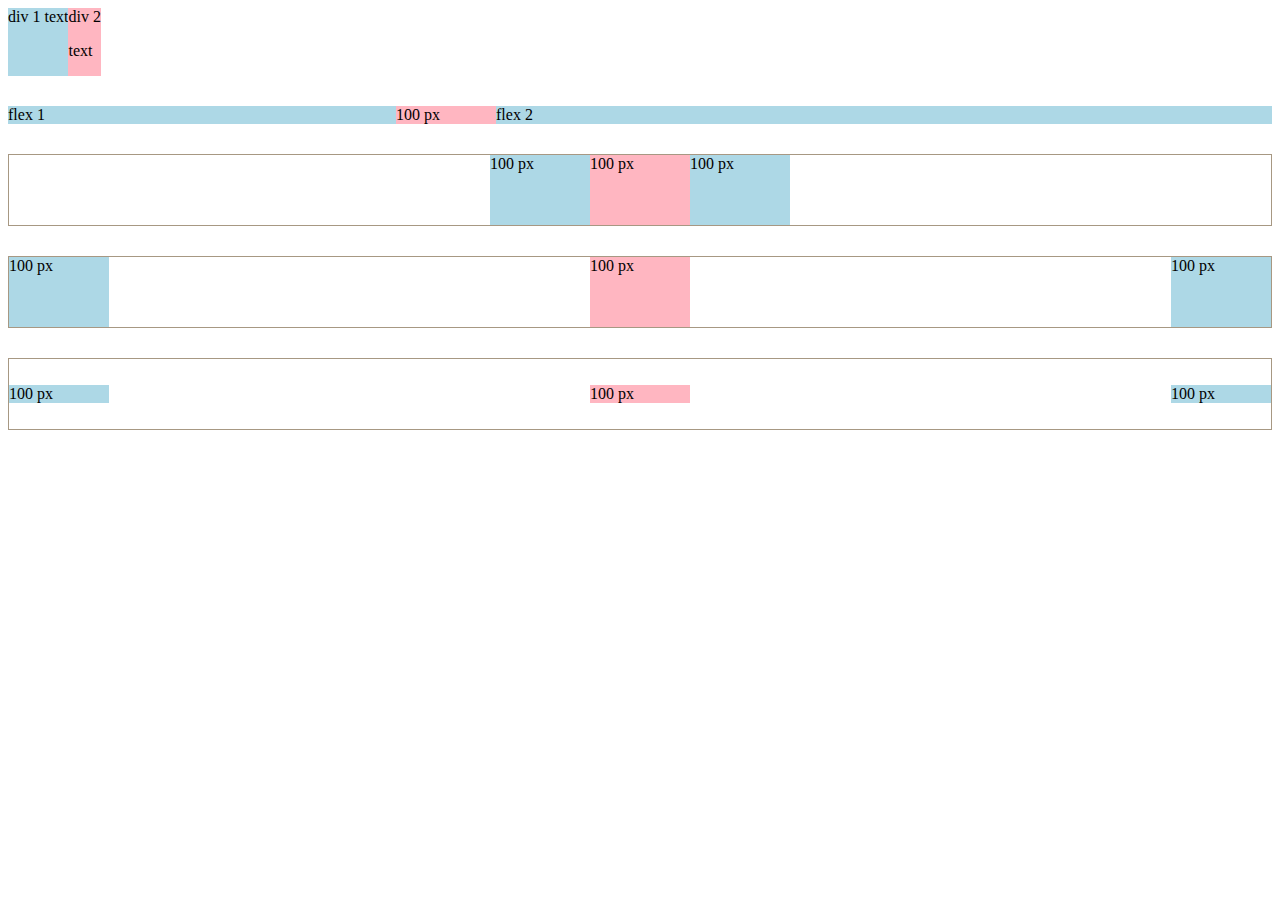
<file: flexbox.html>
<!DOCTYPE html>
<html lang="en">
<head>
    <meta charset="UTF-8">
    <meta name="viewport" content="width=device-width, initial-scale=1.0">
    <title>Flexbox Practice</title>
</head>
<body style="padding-bottom: 100px;">
    <div style="
        display: flex;
        flex-direction: row;
    ">
        <div style="background-color: lightblue;">div 1 text</div>
        <div style="background-color: lightpink;">
            div 2 
            <p> text </p>
        </div>
    </div>
    <div style="
        margin-top: 30px;
        display: flex;
        flex-direction: row;
    ">
        <div style="
            background-color: lightblue;
            flex: 1;
        ">
            flex 1
        </div>
        <div style="
            background-color: lightpink;
            width:  100px;
        ">
            100 px
        </div>
        <div style="
            background-color: lightblue;
            width:  100px;
            flex: 2;
        ">
            flex 2
        </div>
    </div>

    <div style="
        margin-top: 30px;
        height: 70px;
        border-width: 1px;
        border-style: solid;
        border-color: rgb(167, 152, 131);
        display: flex;
        flex-direction: row;
        justify-content: center;
    ">
        <div style="
            background-color: lightblue;
            width: 100px;
        ">
            100 px
        </div>
        <div style="
            background-color: lightpink;
            width:  100px;
        ">
            100 px
        </div>
        <div style="
            background-color: lightblue;
            width:  100px;
        ">
            100 px
        </div>
    </div>

    <div style="
        margin-top: 30px;
        height: 70px;
        border-width: 1px;
        border-style: solid;
        border-color: rgb(167, 152, 131);
        display: flex;
        flex-direction: row;
        justify-content: space-between;
    ">
        <div style="
            background-color: lightblue;
            width: 100px;
        ">
            100 px
        </div>
        <div style="
            background-color: lightpink;
            width:  100px;
        ">
            100 px
        </div>
        <div style="
            background-color: lightblue;
            width:  100px;
        ">
            100 px
        </div>
    </div>

    <div style="
        margin-top: 30px;
        height: 70px;
        border-width: 1px;
        border-style: solid;
        border-color: rgb(167, 152, 131);
        display: flex;
        flex-direction: row;
        justify-content: space-between;
        align-items: center;
    ">
        <div style="
            background-color: lightblue;
            width: 100px;
        ">
            100 px
        </div>
        <div style="
            background-color: lightpink;
            width:  100px;
        ">
            100 px
        </div>
        <div style="
            background-color: lightblue;
            width:  100px;
        ">
            100 px
        </div>
    </div>
    
</body>
</html>
</file>
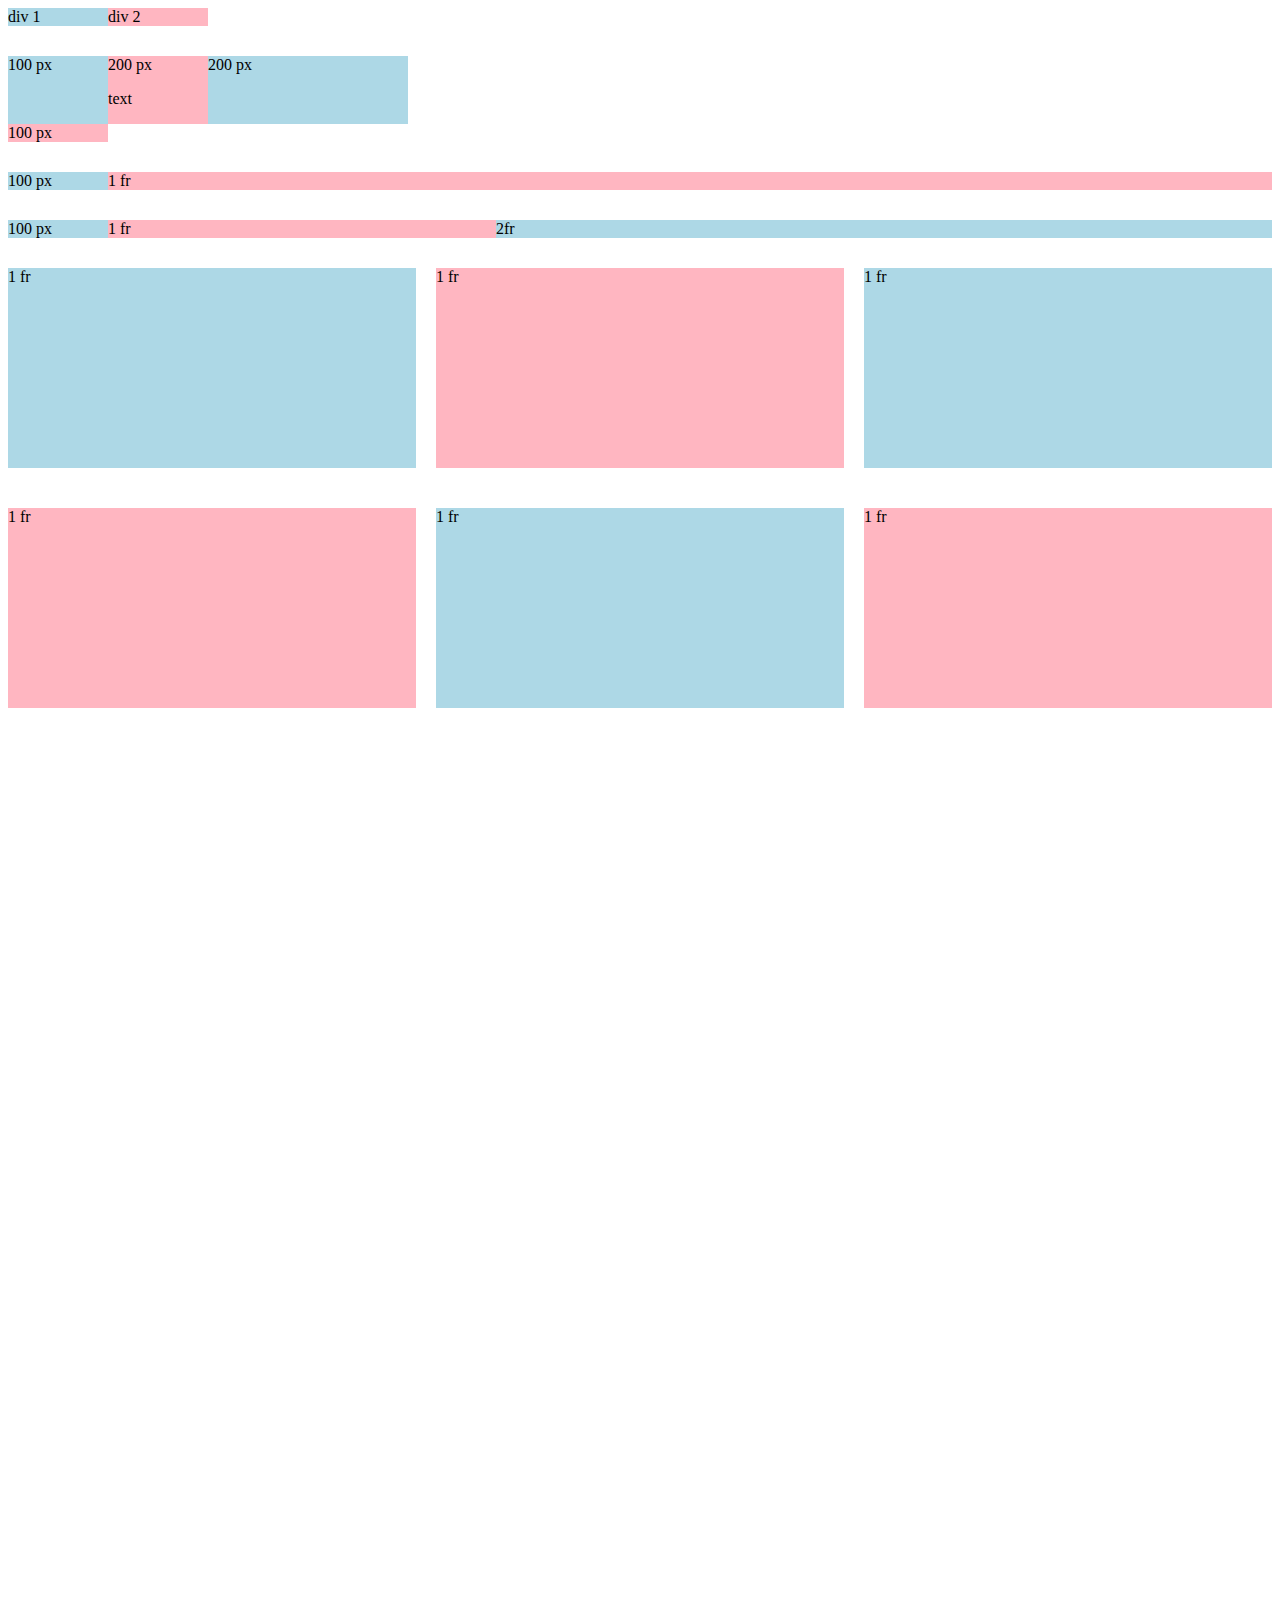
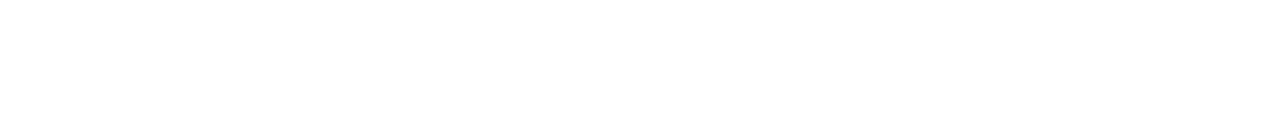
<file: grid.html>
<!DOCTYPE html>
<html lang="en">
<head>
    <meta charset="UTF-8">
    <meta name="viewport" content="width=device-width, initial-scale=1.0">
    <title>Grid Practice</title>
</head>
<body style="padding-bottom: 1000px;">
    <div style="
        display: grid;
        grid-template-columns: 100px 100px;
    ">
        <div style="background-color: lightblue;">
            div 1
        </div>
        <div style="background-color: lightpink;">
            div 2
        </div>
    </div>

    <div style="
        margin-top: 30px;
        display: grid;
        grid-template-columns: 100px 100px 200px;
    ">
        <div style="background-color: lightblue;">
            100 px
        </div>
        <div style="background-color: lightpink;">
            200 px
            <p>
                text
            </p>
        </div>
        <div style="background-color: lightblue;">
            200 px
        </div>
        <div style="background-color: lightpink;">
            100 px
        </div>
    </div>

    <div style="
        margin-top: 30px;
        display: grid;
        grid-template-columns: 100px 1fr;
    ">
        <div style="background-color: lightblue;">
            100 px
        </div>
        <div style="background-color: lightpink;">
            1 fr
        </div>
    </div>

    <div style="
        margin-top: 30px;
        display: grid;
        grid-template-columns: 100px 1fr 2fr;
    ">
        <div style="background-color: lightblue;">
            100 px
        </div>
        <div style="background-color: lightpink;">
            1 fr
        </div>
        <div style="background-color: lightblue;">
            2fr
        </div>
    </div>

    <div style="
        margin-top: 30px;
        display: grid;
        grid-template-columns: 1fr 1fr 1fr;
        column-gap: 20px;
        row-gap: 40px;
    ">
        <div style="background-color: lightblue; height: 200px;">
            1 fr
        </div>
        <div style="background-color: lightpink; height: 200px;">
            1 fr
        </div>
        <div style="background-color: lightblue; height: 200px;">
            1 fr
        </div>
        <div style="background-color: lightpink; height: 200px;">
            1 fr
        </div>
        <div style="background-color: lightblue; height: 200px;">
            1 fr
        </div>
        <div style="background-color: lightpink; height: 200px;">
            1 fr
        </div>
    </div>
    
</body>
</html>
</file>
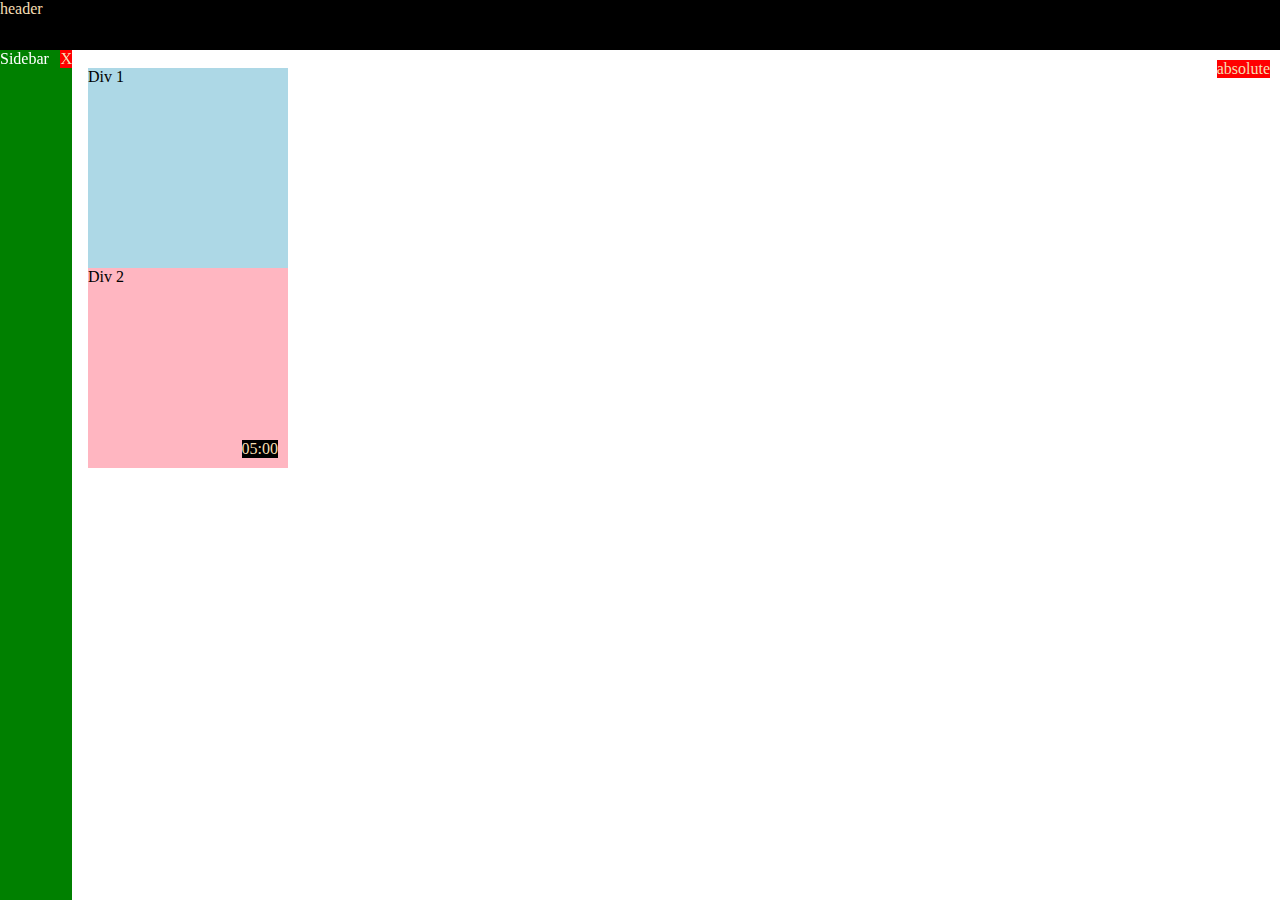
<file: position.html>
<!DOCTYPE html>
<html lang="en">
<head>
    <meta charset="UTF-8">
    <meta name="viewport" content="width=device-width, initial-scale=1.0">
    <title>Position Practice</title>
</head>
<body style="
    padding-top: 60px;
    padding-left: 80px;
    ">
    <div style="
        background-color: black;
        color: wheat;
        position: fixed;
        top: 0px;
        left: 0px;
        right: 0px;
        height: 50px;
        z-index: 100;
        ">header</div>

    <div style="
        background-color: green;
        color: white;
        position: fixed;
        left: 0px;
        bottom: 0px;
        top: 50px;
        width: 72px;
        ">Sidebar
            <div style="
            position: absolute;
            background-color: red;
            color: wheat;
            right: 0px;
            top: 0px;
            z-index: 2;
            ">
            X
        </div>    
    </div> 
        
    <div style="
        position: absolute;
        background-color: red;
        color: wheat;
        right: 10px;
        top: 60px;
        z-index: 2;
        ">
        absolute
    </div>
        
    <div style="
        background-color: lightblue;
        height: 200px;
        width: 200px;
        position: static;
        ">Div 1</div>
    <div style="
        background-color: lightpink;
        height: 200px;
        width: 200px;
        position: relative;
        ">Div 2
        <div style="
            position: absolute;
            background-color: black;
            color: wheat;
            right: 10px;
            bottom: 10px;
            z-index: 2;
            ">
            05:00
        </div>    
    </div>
    
</body>
</html>
</file>
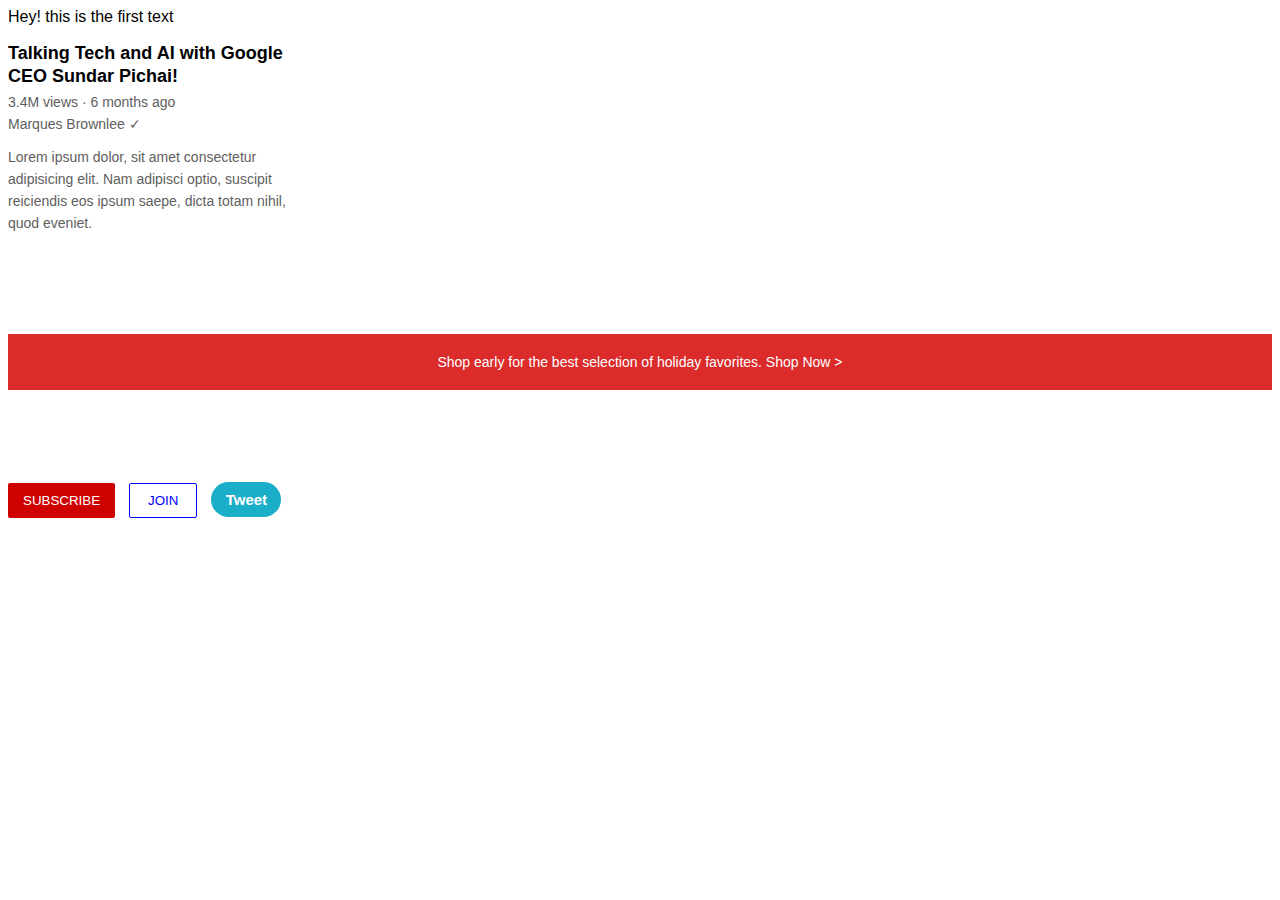
<file: structure.html>
<!DOCTYPE html>
<html lang="en">
    <head>
        <title>First Website</title>
        <link rel="stylesheet" href="styles/text.css">
        <link rel="stylesheet" href="buttons.css">
    </head>
    <body>
        <p> Hey! this is the first text</p>
        <p class="title">
            Talking Tech and AI with Google CEO Sundar Pichai!
        </p>
        
        <p class="stats">
            3.4M views &#183 6 months ago
        </p>
        
        <p class="author">
            Marques Brownlee &#10003
        </p>
        
        <p class="txt">
            Lorem ipsum dolor, sit amet consectetur adipisicing elit. Nam adipisci optio, suscipit reiciendis eos ipsum saepe, dicta totam nihil, quod eveniet.
        </p>
        
        <p class="apple-txt">
            Shop early for the best selection of holiday favorites. <span class="shop"> Shop Now &#62 </span> 
        </p>
        <br>        <br>
        <br>        <br>
        <button class="yt">
            SUBSCRIBE
        </button>
        
        <button class="join">
            JOIN
        </button>
        
        <button class="twt">
            Tweet
        </button>
    </body>
</html>
</file>
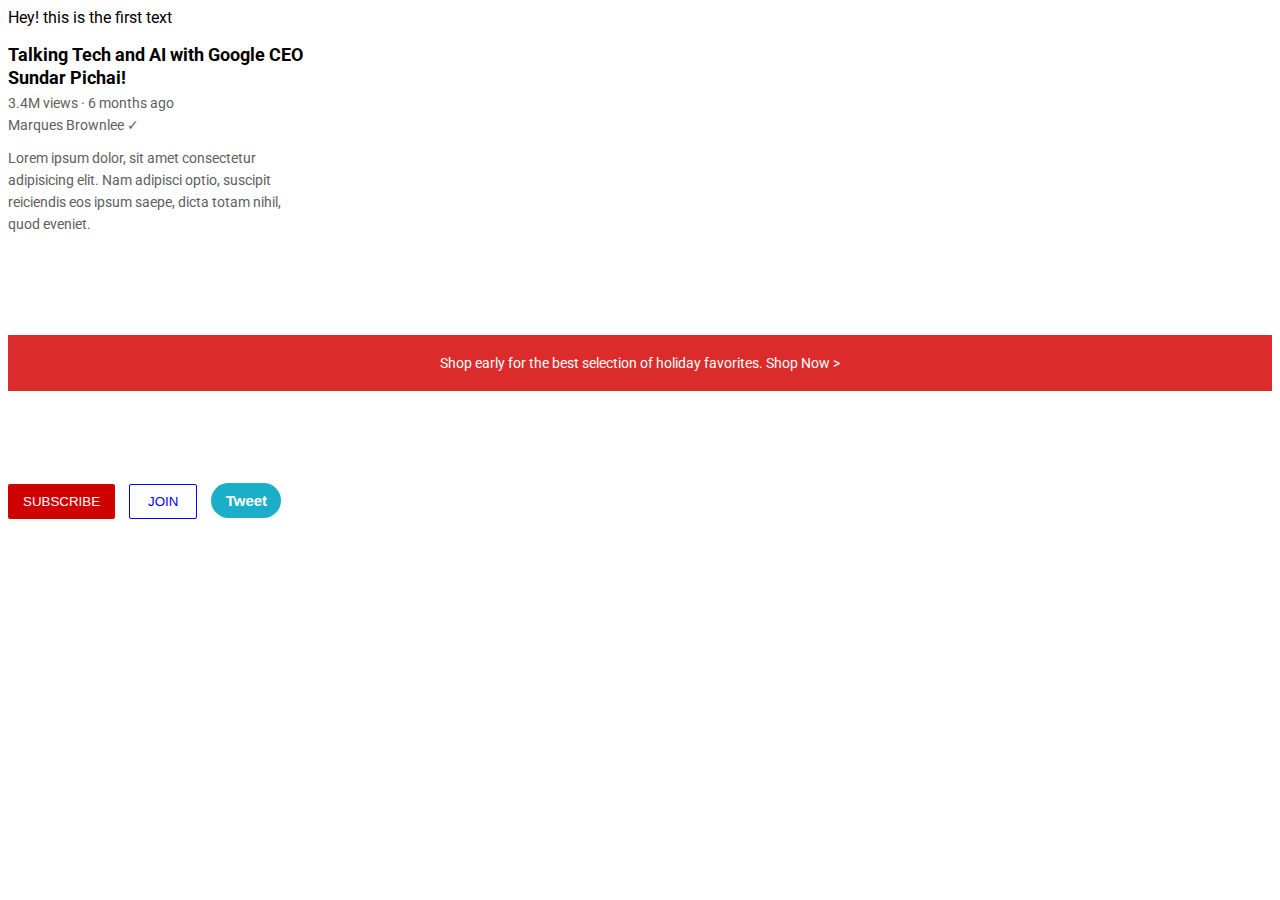
<file: Intro-To_HTML-CSS/structure.html>
<!DOCTYPE html>
<html lang="en">
    <head>
        <title>First Website</title>
        <link rel="stylesheet" href="styles/text.css">
        <link rel="stylesheet" href="buttons.css">
        <link rel="preconnect" href="https://fonts.googleapis.com">
        <link rel="preconnect" href="https://fonts.gstatic.com" crossorigin>
        <link href="https://fonts.googleapis.com/css2?family=Roboto:wght@400;700&display=swap" rel="stylesheet">
    </head>
    <body>
        <p> Hey! this is the first text</p>
        <p class="title">
            Talking Tech and AI with Google CEO Sundar Pichai!
        </p>
        
        <p class="stats">
            3.4M views &#183 6 months ago
        </p>
        
        <p class="author">
            Marques Brownlee &#10003
        </p>
        
        <p class="txt">
            Lorem ipsum dolor, sit amet consectetur adipisicing elit. Nam adipisci optio, suscipit reiciendis eos ipsum saepe, dicta totam nihil, quod eveniet.
        </p>
        
        <p class="apple-txt">
            Shop early for the best selection of holiday favorites. <span class="shop"> Shop Now &#62 </span> 
        </p>
        <br>        <br>
        <br>        <br>
        <button class="yt">
            SUBSCRIBE
        </button>
        
        <button class="join">
            JOIN
        </button>
        
        <button class="twt">
            Tweet
        </button>
    </body>
</html>
</file>
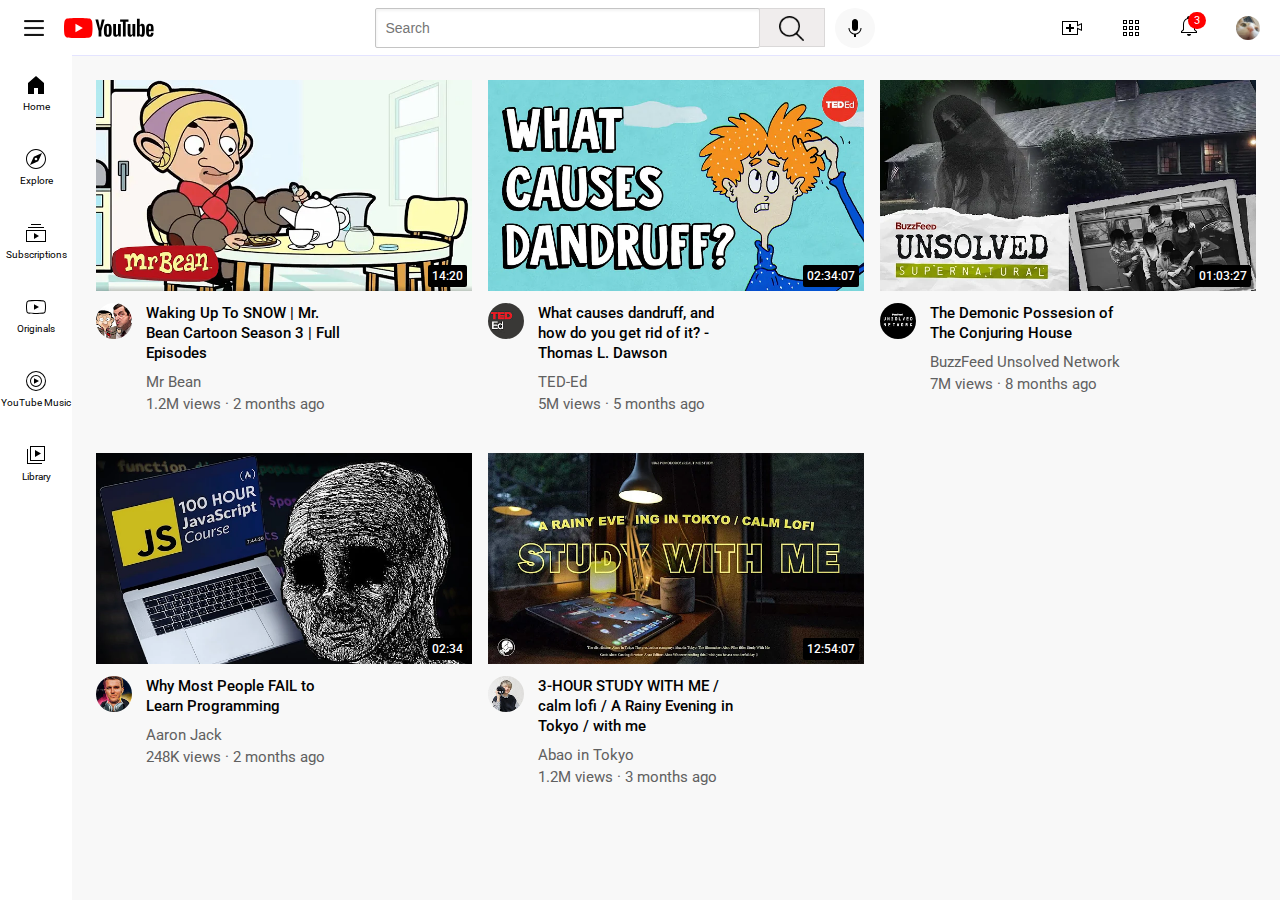
<file: Youtube/youtube.html>
<!DOCTYPE html>
<html lang="en">
<head>
    <meta charset="UTF-8">
    <meta name="viewport" content="width=device-width, initial-scale=1.0">
    <link rel="stylesheet" href="styles/video.css">
    <link rel="stylesheet" href="styles/general.css">
    <link rel="stylesheet" href="styles/header.css">
    <link rel="stylesheet" href="styles/sidebar.css">
    <link href="https://fonts.googleapis.com/css2?family=Roboto:wght@400;500;700&display=swap" rel="stylesheet">
    <title>YouTube</title>
</head>
<body>
    <div class="header">
        <div class="left-section">
            <img class="hamburger-menu" src="icons/hamburger.png">
            <img class="youtube-logo" src="icons/youtube-logo.svg">
        </div>
        <div class="middle-section">
            <input class="search-bar" type="text" placeholder="Search">
            <button class="search-button">
                <img class="search-icon" src="icons/search-interface-symbol.png">
            </button>
            <button class="voice-search-button">
                <img class="voice-search-icon" src="icons/voice-search-icon.svg">
            </button>
        </div>
        <div class="right-section">
            <img class="upload-icon" src="icons/upload.svg">
            <img class="youtube-apps-icon" src="icons/youtube-apps.svg">
            <div class="notifications-icon-container">
                <img class="notifications-icon" src="icons/notifications.svg">
                <div class="notifications-count">3</div>
            </div>
            <img class="current-user-icon" src="dp/funny-cat-1.jpg"> 
        </div>
    </div>

    <div class="sidebar">
        <div class="sidebar-link">
            <img src="icons/sidebar/home.svg">
            <div>Home</div>
        </div>
        <div class="sidebar-link">
            <img src="icons/sidebar/explore.svg">
            <div>Explore</div>
        </div>
        <div class="sidebar-link">
            <img src="icons/sidebar/subscriptions.svg">
            <div>Subscriptions</div>
        </div>
        <div class="sidebar-link">
            <img src="icons/sidebar/originals.svg">
            <div>Originals</div>
        </div>
        <div class="sidebar-link">
            <img src="icons/sidebar/youtube-music.svg">
            <div>YouTube Music</div>
        </div>
        <div class="sidebar-link">
            <img src="icons/sidebar/library.svg">
            <div>Library</div>
        </div>
    </div>
    
    <div class="video-grid">
        <div class="video-preview">
            <div class="thumbnail-row">
                <img class="thumbnail" src="Thumbnails/th1.webp">
                <div class="video-time">14:20</div>
            </div>
            <div class="video-info-grid">
                <div class="channel-pic">
                    <img class="pfp" src="dp/1.jpg">
                </div>
                <div class="channel-info">
                    <p class="video-title">
                        Waking Up To SNOW | Mr. Bean Cartoon Season 3 | Full Episodes
                    </p>
                    <p class="video-author">
                        Mr Bean 
                    </p>
                    <p class="video-stats">
                        1.2M views &#183; 2 months ago
                    </p>
                </div>     
            </div>   
        </div>
    
        <div class="video-preview">
            <div class="thumbnail-row">
                <img class="thumbnail" src="Thumbnails/th2.webp">
                <div class="video-time">02:34:07</div>
            </div>   
            <div class="video-info-grid">
                <div class="channel-pic">
                    <img class="pfp" src="dp/2.jpg">
                </div>
                <div class="channel-info">
                    <p class="video-title">
                        What causes dandruff, and how do you get rid of it? - Thomas L. Dawson
                    </p>
                    <p class="video-author">
                        TED-Ed 
                    </p>
                    <p class="video-stats">
                        5M views &#183; 5 months ago
                    </p> 
                </div>
            </div>      
        </div>
    
        <div class="video-preview">
            <div class="thumbnail-row">
                <img class="thumbnail" src="Thumbnails/th3.webp">
                <div class="video-time">01:03:27</div>
            </div>    
            <div class="video-info-grid">
                <div class="channel-pic">
                    <img class="pfp" src="dp/3.jpg">
                </div>
                <div class="channel-info">
                    <p class="video-title">
                        The Demonic Possesion of The Conjuring House
                    </p>
                    <p class="video-author">
                        BuzzFeed Unsolved Network
                    </p>
                    <p class="video-stats">
                        7M views &#183; 8 months ago
                    </p>      
                </div>
            </div>
        </div>
    
        <div class="video-preview">
            <div class="thumbnail-row">
                <img class="thumbnail" src="Thumbnails/th4.webp">
                <div class="video-time">02:34</div>
            </div>  
            <div class="video-info-grid">
                <div class="channel-pic">
                    <img class="pfp" src="dp/4.jpg">
                </div>     
                <div class="channel-info">
                    <p class="video-title">
                        Why Most People FAIL to Learn Programming
                    </p>
                    <p class="video-author">
                        Aaron Jack
                    </p>
                    <p class="video-stats">
                        248K views &#183; 2 months ago
                    </p> 
                </div>
            </div>     
        </div>
    
        <div class="video-preview">
            <div class="thumbnail-row">
                <img class="thumbnail" src="Thumbnails/th5.webp">
                <div class="video-time">12:54:07</div>
            </div>    
            <div class="video-info-grid">
                <div class="channel-pic">
                    <img class="pfp" src="dp/5.jpg">
                </div>
                <div class="channel-info">
                    <p class="video-title">
                        3-HOUR STUDY WITH ME / calm lofi / A Rainy Evening in Tokyo / with me
                    </p>
                    <p class="video-author">
                        Abao in Tokyo
                    </p>
                    <p class="video-stats">
                        1.2M views &#183; 3 months ago
                    </p>
                </div>
            </div>      
        </div>
    </div>
</body>
</html>
</file>
<file: styles/text.css>
p {
    font-family: arial;
    margin-top: 0;
}
.title{
    font-size: 18px;
    font-weight: bold;
    text-align: left;
    width: 300px;
    line-height: 23px;
    margin-bottom: 6px;
}

.stats {
    font-size: 14px;
    color: rgb(96, 96, 96);
    margin-bottom: 6px;
}

.author {
    font-size: 14px;
    color: rgb(96, 96, 96);
}

.txt{
    font-size: 14px;
    color: rgb(96, 96, 96);
    width: 300px;
    line-height: 22px;
    margin-bottom: 100px;
}

.apple-txt{
    margin-bottom: 20px;
    font-size: 14px;
    background-color: rgb(219, 43, 43);
    padding-top: 20px;
    padding-bottom: 20px;
    text-align: center;
    color: white;
}
.shop:hover {
    text-decoration: underline;
    cursor: pointer;
}
</file>
<file: buttons.css>
.yt{
    background-color: rgb(207, 0, 0);
    color: white;
    border: none;
    padding: 10px 15px 10px 15px;
    border-radius: 2px;
    cursor: pointer;
    margin-right: 10px;
    transition: opacity 0.15s;
}

.yt:hover{
    opacity: 75%;
}

.yt:active{
    opacity: 50%;
}

.join{
    background-color: white;
    color: blue;
    border-color: blue;
    border-width: 1px;
    padding-left: 18px;
    padding-right: 18px;
    padding-top: 9px;
    padding-bottom: 9px;
    border-style: solid;
    border-radius: 2px;
    cursor: pointer;
    margin-right: 10px;
    transition: background-color 0.5s, color 0.5s ;
}

.join:hover {
    background-color: blue;
    color: white;
}

.join:active {
    opacity: 70%;
}

.twt{
    background-color: rgb(26, 174, 200);
    color: white;
    border: none;
    height: 35px;
    width: 70px;
    border-radius: 18px;
    font-weight: bold;
    font-size: 15px;
    cursor: pointer;
    transition: box-shadow 0.15s, opacity 0.2s;
}

.twt:hover{
    box-shadow: 5px 7px 10px rgba(0, 0, 0, 0.20);
}
.twt:active{
    opacity: 60%;
}
</file>
<file: Intro-To_HTML-CSS/styles/text.css>
p {
    font-family: Roboto;
    margin-top: 0;
}
.title{
    font-size: 18px;
    font-weight: bold;
    text-align: left;
    width: 300px;
    line-height: 23px;
    margin-bottom: 6px;
}

.stats {
    font-size: 14px;
    color: rgb(96, 96, 96);
    margin-bottom: 6px;
}

.author {
    font-size: 14px;
    color: rgb(96, 96, 96);
}

.txt{
    font-size: 14px;
    color: rgb(96, 96, 96);
    width: 300px;
    line-height: 22px;
    margin-bottom: 100px;
}

.apple-txt{
    margin-bottom: 20px;
    font-size: 14px;
    background-color: rgb(219, 43, 43);
    padding-top: 20px;
    padding-bottom: 20px;
    text-align: center;
    color: white;
}
.shop:hover {
    text-decoration: underline;
    cursor: pointer;
}
</file>
<file: Intro-To_HTML-CSS/buttons.css>
.yt{
    background-color: rgb(207, 0, 0);
    color: white;
    border: none;
    padding: 10px 15px 10px 15px;
    border-radius: 2px;
    cursor: pointer;
    margin-right: 10px;
    transition: opacity 0.15s;
}

.yt:hover{
    opacity: 75%;
}

.yt:active{
    opacity: 50%;
}

.join{
    background-color: white;
    color: blue;
    border-color: blue;
    border-width: 1px;
    padding-left: 18px;
    padding-right: 18px;
    padding-top: 9px;
    padding-bottom: 9px;
    border-style: solid;
    border-radius: 2px;
    cursor: pointer;
    margin-right: 10px;
    transition: background-color 0.5s, color 0.5s ;
}

.join:hover {
    background-color: blue;
    color: white;
}

.join:active {
    opacity: 70%;
}

.twt{
    background-color: rgb(26, 174, 200);
    color: white;
    border: none;
    height: 35px;
    width: 70px;
    border-radius: 18px;
    font-weight: bold;
    font-size: 15px;
    cursor: pointer;
    transition: box-shadow 0.15s, opacity 0.2s;
}

.twt:hover{
    box-shadow: 5px 7px 10px rgba(0, 0, 0, 0.20);
}
.twt:active{
    opacity: 60%;
}
</file>
<file: Youtube/styles/video.css>
.thumbnail {
    width: 100%;
}

.video-title {
    margin-top: 0;
    margin-bottom: 10px;
    font-size: 15px;
    font-weight: 500;
    line-height: 20px;
}

.video-author {
    margin-bottom: 4px;
}

.video-author, .video-stats {
    font-size: 15px;
    color: rgb(96, 96, 96);
}

.video-info-grid {
    display: grid;
    grid-template-columns: 50px 1fr;
}

.video-grid {
    display: grid;
    grid-template-columns: 1fr 1fr 1fr ;
    column-gap: 16px;
    row-gap: 40px;
}

@media (max-width: 750px) {
    .video-grid {
        grid-template-columns: 1fr 1fr;
    }
}

@media (min-width: 751px) and (max-width: 1499px) {
    .video-grid {
        grid-template-columns: 1fr 1fr 1fr;
    }    
}

@media (min-width: 1500px) {
    .video-grid {
        grid-template-columns: 1fr 1fr 1fr 1fr;
    }
}

.channel-pic {
    display: inline-block;
    width: 50px;
    vertical-align: top;
}

.channel-info {
    display: inline-block;
    width: 200px;
}

.pfp {
    width: 36px;
    border-radius: 30px;
}

.thumbnail-row {
    margin-bottom: 8px;
    position: relative;
}

.video-time {
    font-size: 12px;
    font-weight: 500;
    padding: 4px;
    border-radius: 2px;    
    background-color: black;
    color: white;
    position: absolute;
    bottom: 8px;
    right: 5px;
}
</file>
<file: Youtube/styles/general.css>
p {
    font-family: Roboto, Arial;
    margin-top: 0;
    margin-bottom: 0;
}

body {
    font-family: Roboto, Arial;
    margin: 0;
    padding-top: 80px;
    padding-left: 96px;
    padding-right: 24px;
    background-color: rgb(248, 248, 248);
}
</file>
<file: Youtube/styles/header.css>
.header {
    height: 55px;
    display: flex;
    flex-direction: row;
    justify-content: space-between ;
    position: fixed;
    top: 0;
    left: 0;
    right: 0;
    background-color: white;
    border-bottom-width: 1px;
    border-bottom-style: solid;
    border-bottom-color: rgb(228,228,288);
    z-index: 10;
}

.left-section {
    display: flex;
    align-items: center;
}

.hamburger-menu {
    height: 20px;
    margin-left: 24px ;
    margin-right: 20px ;
}

.youtube-logo {
    height: 20px;
}

.middle-section {
    flex: 1;
    margin-left: 70px;
    margin-right: 35px;
    max-width: 500px;
    display: flex;
    align-items: center;
}

.search-bar {
    flex: 1;
    height: 36px;
    padding-left: 10px;
    font-size: 16px;
    border-width: 1px;
    border-style: solid;
    border-color: rgb(196,196,196);
    border-radius: 2px;
    box-shadow: inset 1px 2px 3px rgba(0,0,0,0.05);
    width: 0;
}

.search-bar::placeholder {
    font-size: 14px;
}

.search-button {
    height: 39px;
    width: 66px;
    background-color: rgb(240, 237, 237);
    border-width: 1px;
    border-style: solid;
    border-color: rgb(218, 216, 216);
    margin-left: -1px;
    margin-right: 10px;
}

.search-icon {
    margin-top: 4px;
    height: 25px;
}

.voice-search-button {
    height: 40px;
    width: 40px;
    border-radius: 20px;
    border: none;
    background-color: rgb(248,248,248);
}

.voice-search-icon {
    height: 24px;
    margin-top: 3px;
}

.right-section {
    width: 200px;
    margin-right: 20px;
    display: flex;
    align-items: center;
    justify-content: space-between;
    flex-shrink: 0;
}

.upload-icon {
    height: 24px;
}

.youtube-apps-icon {
    height: 24px;
}

.notifications-icon {
    height: 24px;
}

.notifications-icon-container {
    position: relative;
}

.notifications-count {
    position: absolute;
    top: -2px;
    right: -5px;
    background-color: red;
    color: white;
    font-size: 11px;
    padding-left: 6px;
    padding-right: 6px;
    padding-top: 2px;
    padding-bottom: 2px;
    border-radius: 10px;
}

.current-user-icon {
    height: 24px;
    border: none;
    border-radius: 12px;
}
</file>
<file: Youtube/styles/sidebar.css>
.sidebar {
    position: fixed;
    left: 0;
    bottom: 0;
    top: 55px;
    background-color: white;
    width: 72px;
    z-index: 15;
}

.sidebar-link {
    height: 74px;
    display: flex;
    justify-content: center;
    align-items: center;
    flex-direction: column;
}

.sidebar-link:hover {
    background-color: rgb(236, 236, 236);
}

.sidebar-link img {
    height: 24px;
    margin-bottom: 4px;
}

.sidebar-link div {
    font-size: 10px;
}
</file>
